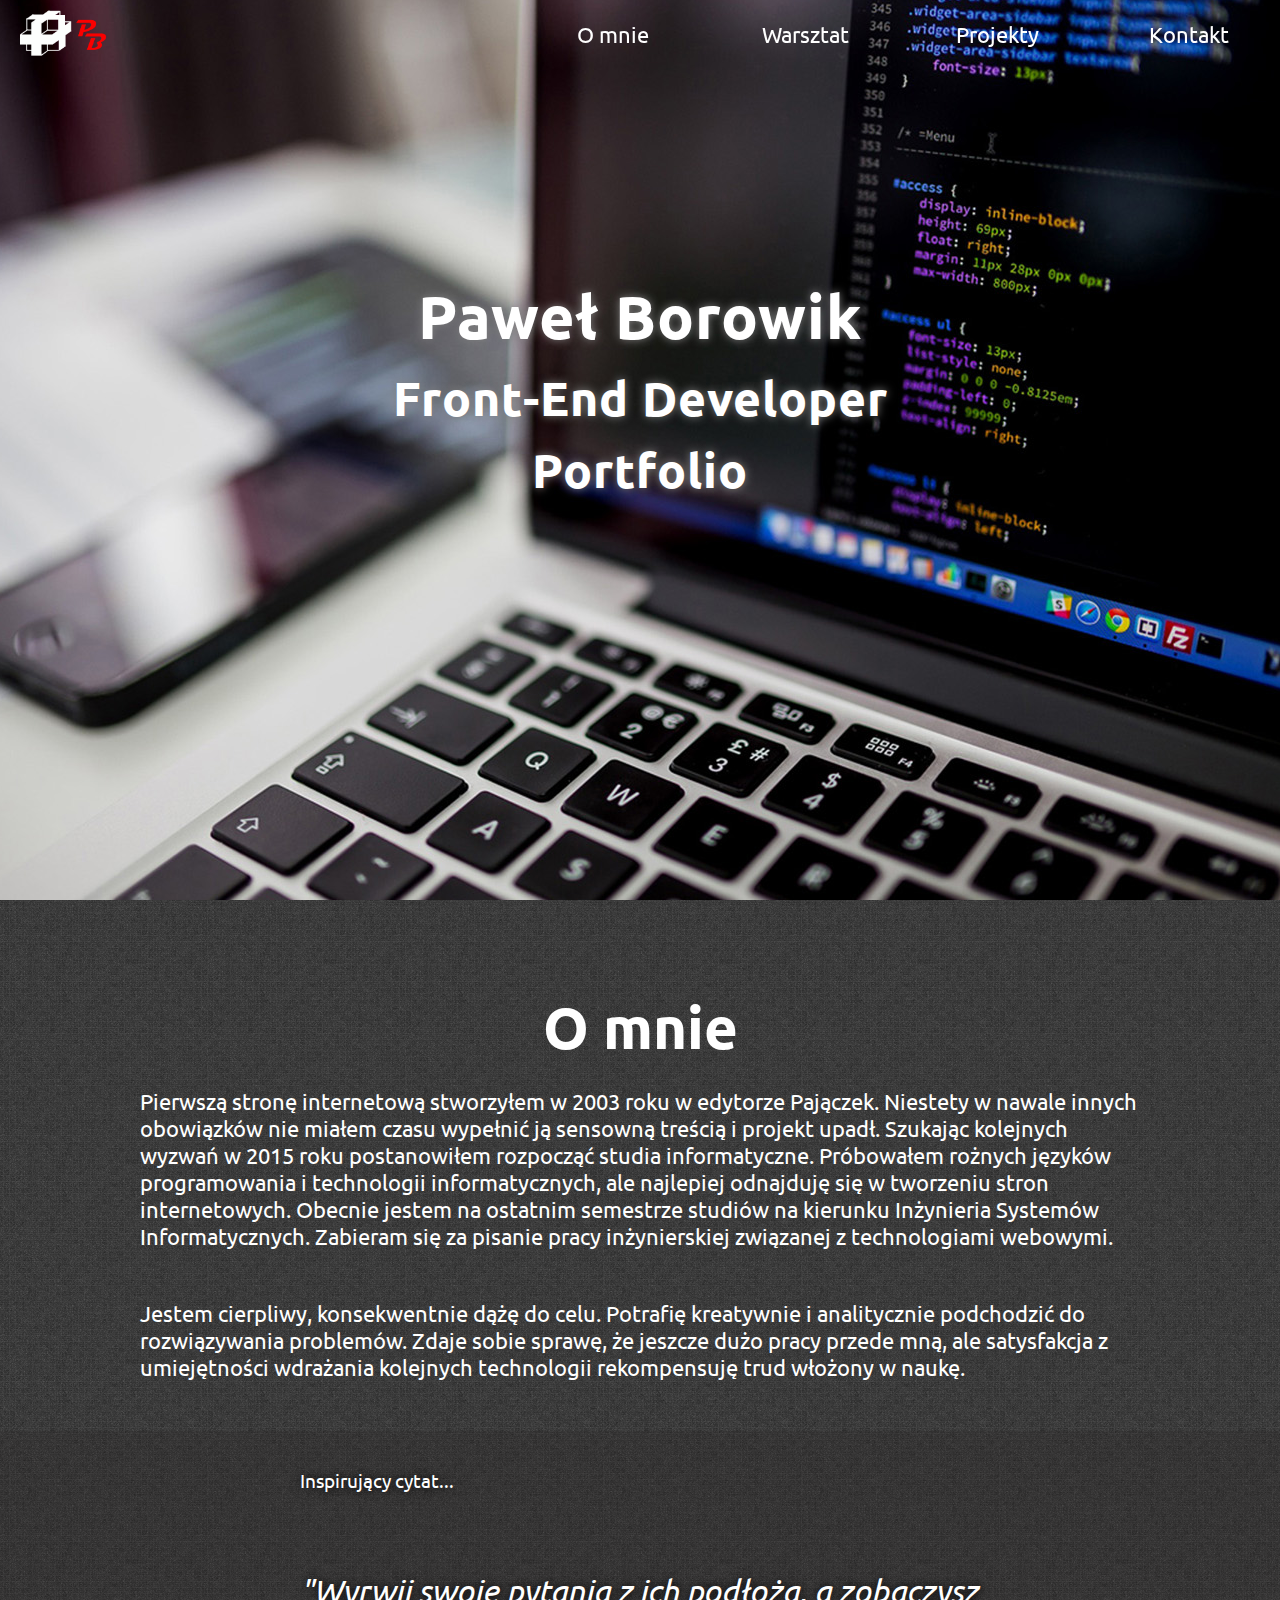
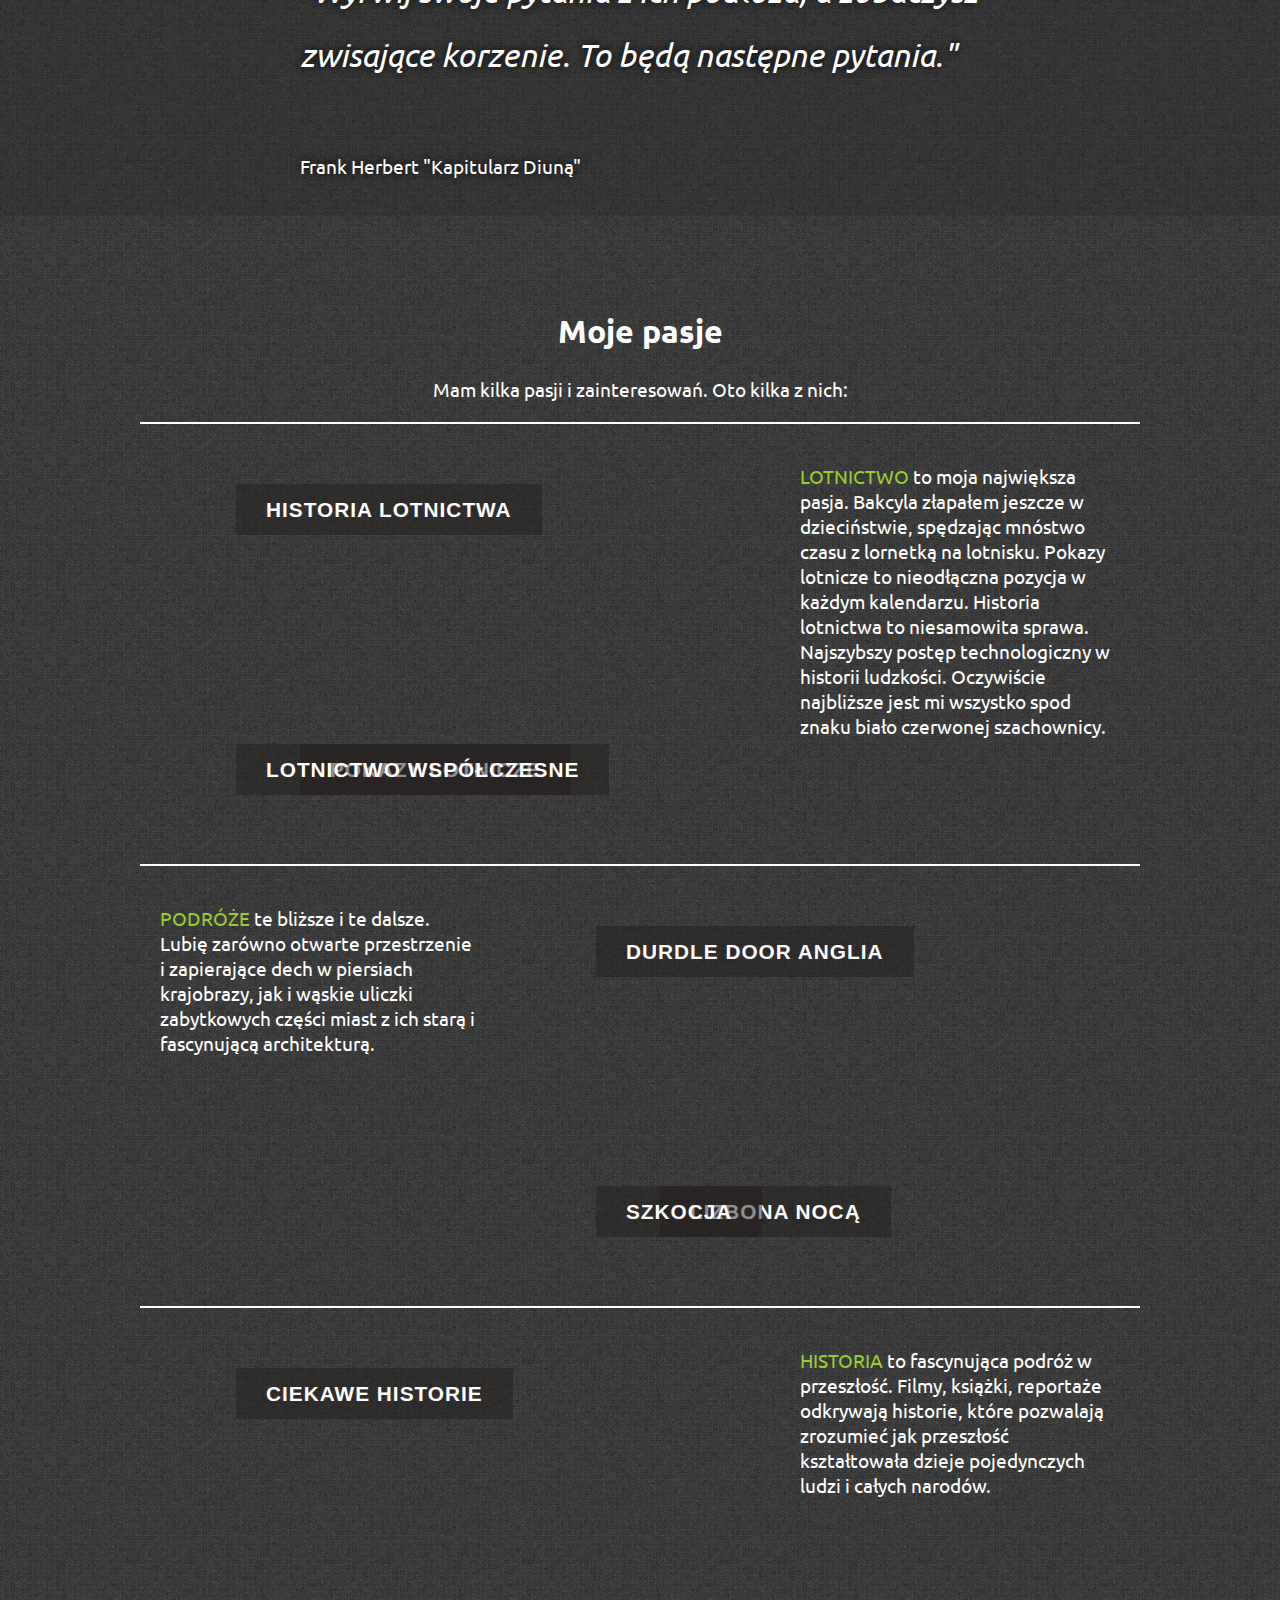
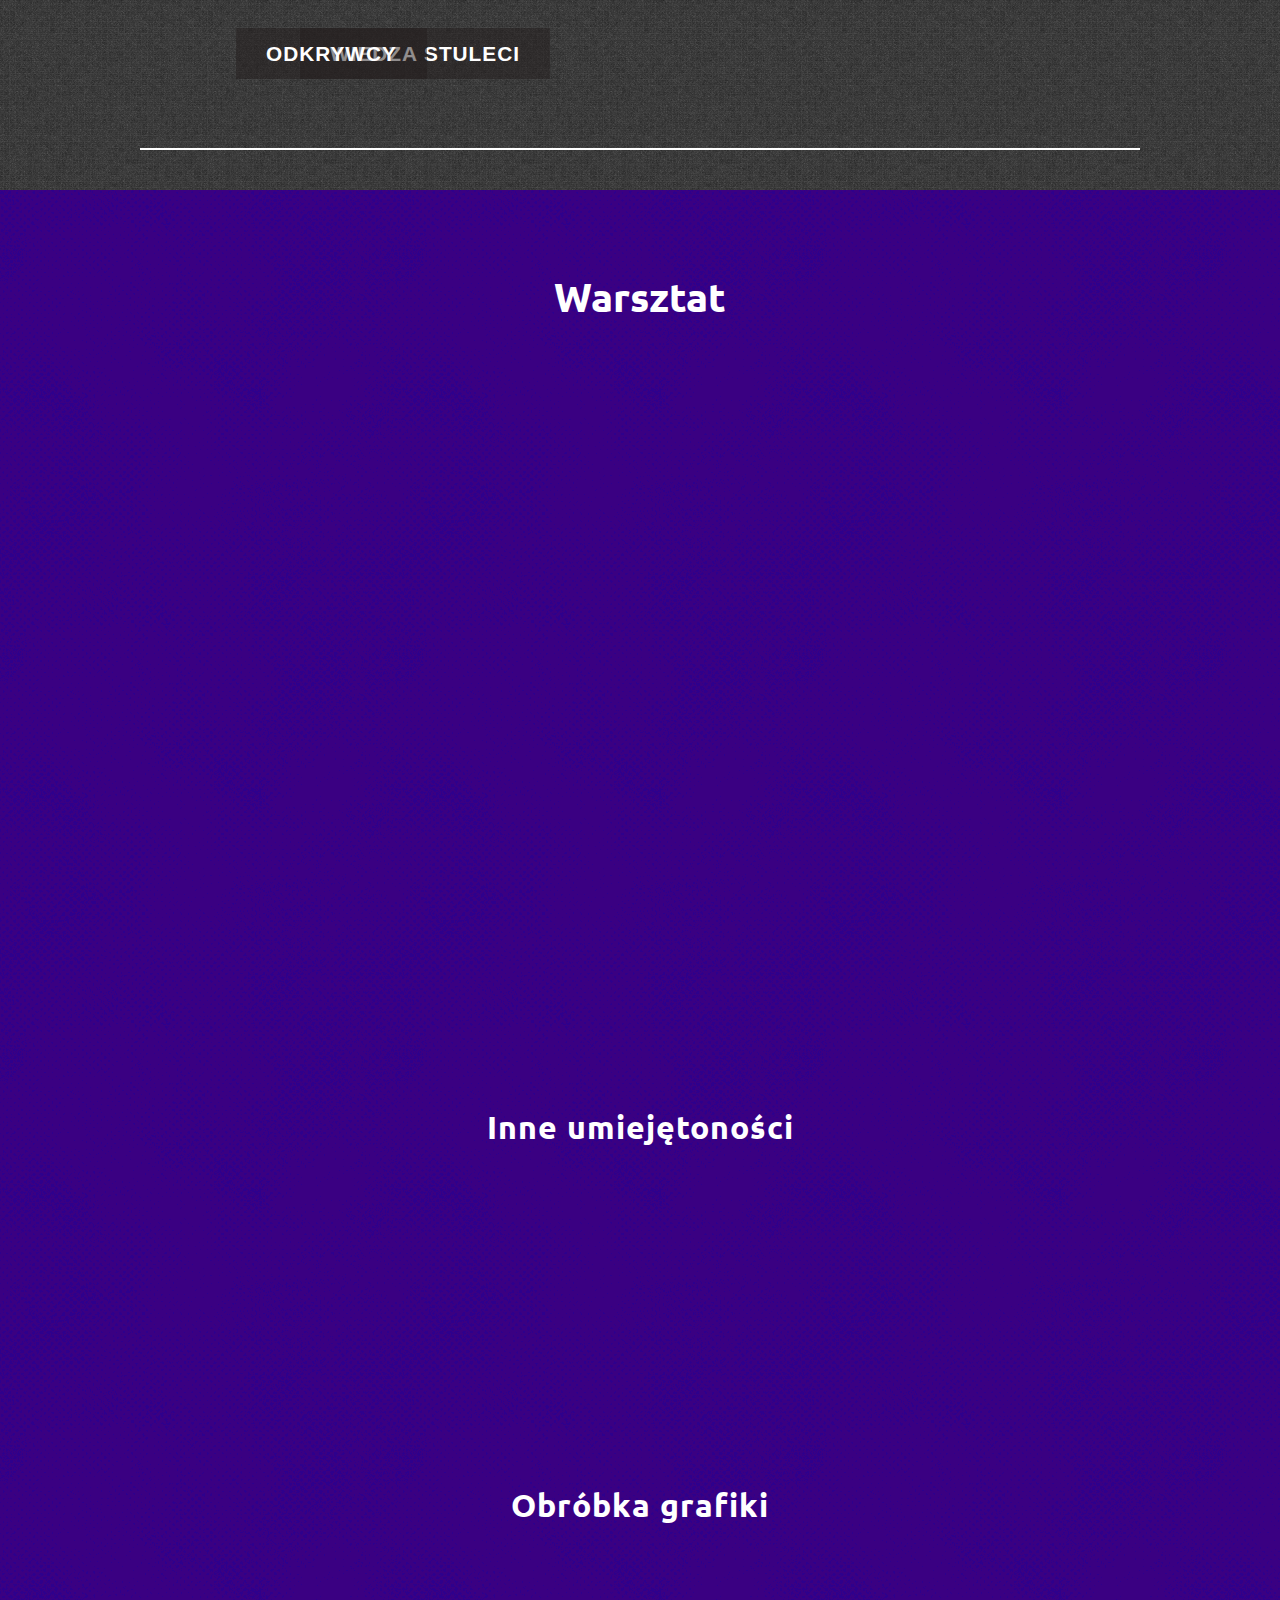
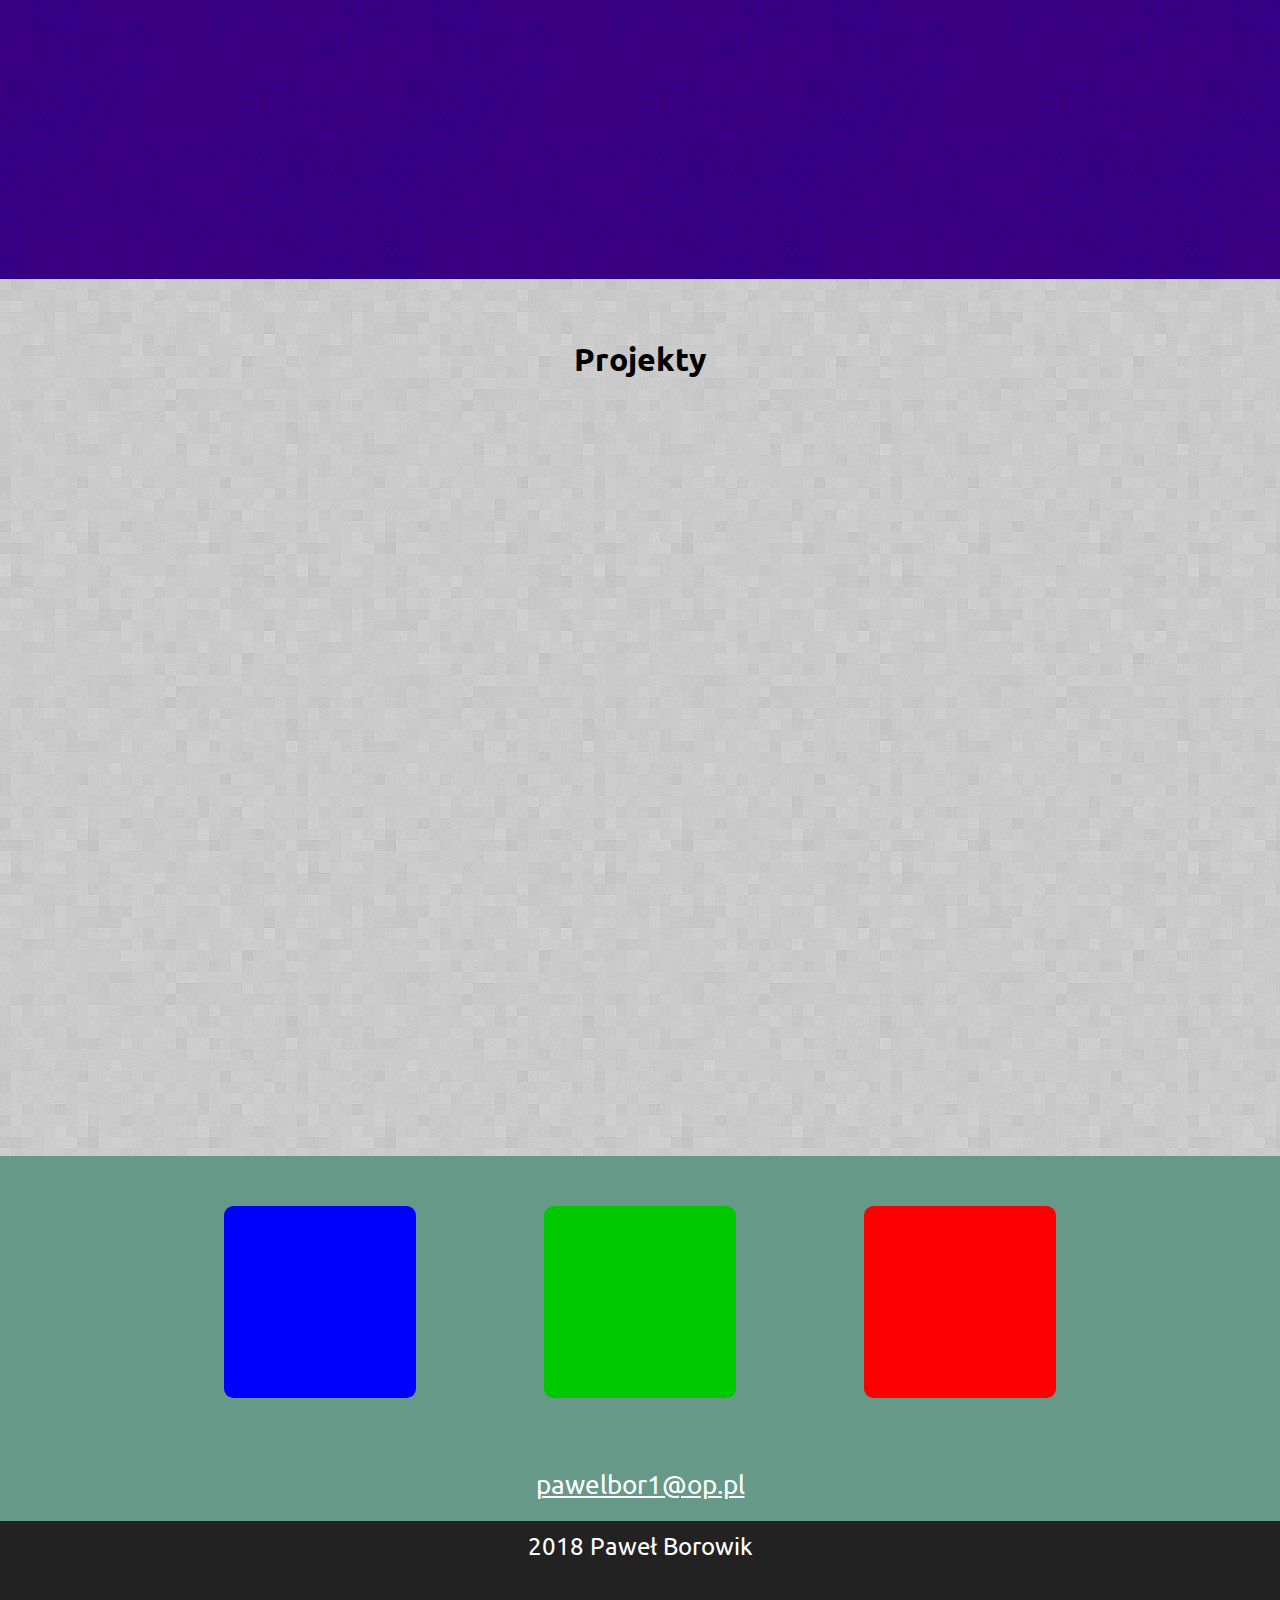
<file: index.html>
<!DOCTYPE html>
<html lang="pl">

<head>
    <meta charset="UTF-8">
    <meta name="viewport" content="width=device-width, initial-scale=1.0">
    <meta http-equiv="X-UA-Compatible" content="ie=edge">
    <title>Paweł Borowik - Portfolio</title>
    <link rel="stylesheet" href="https://use.fontawesome.com/releases/v5.4.1/css/all.css" integrity="sha384-5sAR7xN1Nv6T6+dT2mhtzEpVJvfS3NScPQTrOxhwjIuvcA67KV2R5Jz6kr4abQsz"
        crossorigin="anonymous">
    <link href="https://fonts.googleapis.com/css?family=Ubuntu:400,700&amp;subset=latin-ext" rel="stylesheet">


    <link rel="apple-touch-icon" sizes="180x180" href="favicon.ico/apple-touch-icon.png">
    <link rel="icon" type="image/png" sizes="32x32" href="favicon.ico/favicon-32x32.png">
    <link rel="icon" type="image/png" sizes="16x16" href="favicon.ico/favicon-16x16.png">
    <link rel="manifest" href="favicon.ico/site.webmanifest">
    <link rel="mask-icon" href="favicon.ico/safari-pinned-tab.svg" color="#5bbad5">
    <meta name="msapplication-TileColor" content="#da532c">
    <meta name="theme-color" content="#ffffff">


    <link rel="stylesheet" href="style.css">
</head>

<body>
    <div class="scrollup">
        <a href="#"><i class="fas fa-arrow-circle-up"></i></a>
    </div>
    <header>
        <div class="bcgimage">
            <img src="img/mobile.jpg" alt="">
            <img src="img/an1.jpg" alt="laptop">
            <img src="img/an2.jpg" alt="laptop">

        </div>

        <div class="hamburger">
            <i class="fas fa-bars show"></i>
            <i class="fas fa-times "></i>

        </div>
        


        <nav class="mainNav">
            <ul>
                <li><a class="aboutme " href="#"><i class="fas fa-user-tie"></i>O mnie <span></span></a></li>
                <li><a class="tools" href="#"><i class=" fas fa-wrench"></i>Warsztat <span></span></a></li>
                <li><a class="projects" href="#"><i class=" fas fa-clipboard"></i>Projekty <span></span></a></li>
                <li><a class="contact" href="#"><i class="fas fa-envelope-open"></i>Kontakt <span></span></a></li>
            </ul>
            <a class="logo" href=""> <img src="img/logo.png" alt="logo"></a>

        </nav>

        <div class="name">
            <h1>Paweł Borowik</h1>
            <h2>Front-End Developer</h2>
            <h3>Portfolio</h3>
        </div>
    </header>
    <section id="aboutme" class="first">
        <article class="text">
            <h1>O mnie</h1>
            <p>Pierwszą stronę internetową stworzyłem w 2003 roku w edytorze Pajączek. Niestety w nawale innych
                obowiązków nie miałem czasu wypełnić ją sensowną treścią i projekt upadł. Szukając kolejnych wyzwań w
                2015 roku postanowiłem rozpocząć studia informatyczne. Próbowałem rożnych języków programowania i
                technologii informatycznych, ale najlepiej odnajduję się w tworzeniu stron internetowych. Obecnie
                jestem na ostatnim semestrze studiów na kierunku Inżynieria Systemów Informatycznych. Zabieram się za
                pisanie pracy inżynierskiej związanej z technologiami webowymi.</p>
            <p>Jestem cierpliwy, konsekwentnie
                dążę do celu.
                Potrafię kreatywnie i analitycznie podchodzić do rozwiązywania problemów. Zdaje sobie sprawę, że
                jeszcze dużo pracy przede mną, ale
                satysfakcja z umiejętności wdrażania kolejnych technologii rekompensuję trud włożony w naukę.</p>
        </article>

        <div class="quotation">
            <p>Inspirujący cytat...</p>
            <p>"Wyrwij swoje pytania z ich podłoża,
                a zobaczysz zwisające korzenie.
                To będą następne pytania."</p>
            <p>Frank Herbert "Kapitularz Diuną"</p>

        </div>

        <article class="hobby">
            <div class="texthobby">
                <h1>Moje pasje</h1>
                <p>Mam kilka pasji i zainteresowań. Oto kilka z nich:</p>
            </div>

            <div class="hobby1 first-slider">

                <div class="wrapperslider1">
                    <div class="slider1">
                        <img src="img/hobby/lot1.jpg" alt="spitfire">
                        <img src="img/hobby/lot2.jpg" alt="pokazy lotnicze">
                        <img src="img/hobby/lot3.jpg" alt="samoloty współczesne">
                        <h2>Pokazy Lotnicze</h2>
                        <h2>historia lotnictwa</h2>
                        <h2>Lotnictwo współczesne</h2>
                    </div>
                </div>
                <div class="hobbydescription">
                    <p>
                        <span>Lotnictwo </span> to moja największa pasja. Bakcyla złapałem jeszcze w dzieciństwie,
                        spędzając mnóstwo czasu z lornetką na lotnisku. Pokazy lotnicze to nieodłączna pozycja w każdym
                        kalendarzu. Historia lotnictwa to niesamowita sprawa. Najszybszy postęp technologiczny w
                        historii ludzkości. Oczywiście najbliższe jest mi wszystko spod znaku biało czerwonej
                        szachownicy.
                    </p>
                </div>
            </div>

            <div class="hobby1">

                <div class="wrapperslider1">
                    <div class="slider1">
                        <img src="img/hobby/KRAJ1.JPG" alt="Lizbona nocą">
                        <img src="img/hobby/KRAJ2.jpg" alt="Durdle door anglia">
                        <img src="img/hobby/KRAJ3.jpg" alt="Szkocja góry">
                        <h2>Lizbona nocą</h2>
                        <h2>Durdle door anglia</h2>
                        <h2>Szkocja</h2>
                    </div>
                </div>
                <div class="hobbydescription">
                    <p>

                        <span>Podróże</span> te bliższe i te dalsze. Lubię zarówno otwarte przestrzenie i zapierające
                        dech w
                        piersiach krajobrazy, jak i wąskie uliczki zabytkowych części miast z ich starą i fascynującą
                        architekturą.

                    </p>
                </div>
            </div>

            <div class="hobby1">

                <div class="wrapperslider1">
                    <div class="slider1">
                        <img src="img/hobby/books.jpg" alt="Książki">
                        <img src="img/hobby/stonehenge.jpg" alt="stonehenge">
                        <img src="img/hobby/ship.jpg" alt="statek">
                        <h2>Wiedza stuleci</h2>
                        <h2>Ciekawe historie</h2>
                        <h2>Odkrywcy</h2>

                    </div>
                </div>
                <div class="hobbydescription">
                    <p>
                        <span>Historia</span> to fascynująca podróż w przeszłość. Filmy, książki, reportaże odkrywają
                        historie,
                        które pozwalają zrozumieć jak przeszłość kształtowała dzieje pojedynczych ludzi i całych
                        narodów.
                    </p>
                </div>
            </div>
        </article>
    </section>

    <section id="tools" class="secend">
        <div class="toolwrapper">

            <h1>Warsztat</h1>




            <article class="tool tool1  clearfix">
                <img src="img/Warsztat/html.png" alt="logo html">
                <p>W kodzie stosuje nowe znaczki semantyczne wprowadzone przez standard HTML5.
                    Przemyślana struktura i nazewnictwo selektorów pozwala łatwiej odwoływać się do poszczególnych
                    węzłów DOM.
                </p>
            </article>

            <article class="tool tool2 clearfix">
                <img src="img/Warsztat/css.png" alt="logo css">
                <p>Staram się tworzyć strony rezponsywne zgodne zasadą mobile first.
                    Korzystaniez animacji, styli zewnętrznych to najfajniejsza część pracy nad stroną internetową.
                    Kolejnym niesamowitym narzędziem jest Flexbox, który bardzo ułatwia rozmieszczanie elementów na
                    stronie.
                </p>
            </article>
            <article class="tool tool3 clearfix">
                <img src="img/Warsztat/js.png" alt="logo js">
                <p>Uczę się języka JavaSript w standardzie ES6. Kolejnym krokiem będzie nauka jednego z popularnych
                    frameworków np. React.
                </p>
            </article>
            <article class="tool tool4 clearfix">
                <img src="img/Warsztat/jquerry.png" alt="logo jquerry">
                <p>jQuery upraszcza pisanie kodu i dostarcza wiele gotowych rozwiązań. Wiele stron internetowych używa
                    tej biblioteki.
                </p>
            </article>
            <article class="tool tool5 clearfix">
                <img src="img/Warsztat/sass.png" alt="logo sass">
                <p>Zapoznałem się z zasadą działania preprocesora SASS. Jest to niezbędne narzędzie przy bardzej
                    rozbudowanych projektach.
                </p>
            </article>


            <h2>Inne umiejętoności</h2>


            <article class="toll tool6 clearfix">
                <img src="img/Warsztat/SQL.png" alt="logo sql">
                <p>W ramach przedmiotów na uczelni projektowałem i tworzyłem relacyjne bazy danych. Używalem bazy
                    danych w technologii T-SQL i MySQL.
                </p>
            </article>
            <article class="tool tool7 clearfix">
                <img src="img/Warsztat/jezyki.png" alt="logo jezyki programowania">
                <p> W tworzonych przeze mnie projektach używałem rożnych języków programowania. Stworzylem prostą
                    aplikację na Androida w języku Java. Zbudowaem też aplikację bazodanową za pomocą języka PHP.
                    Napisałem też kilka prostych programów w C++.
                </p>
            </article>

            <h2>Obróbka grafiki</h2>


            <article class="tool tool8 clearfix">
                <img src="img/Warsztat/grafika.png" alt="logo programy do grafiki">
                <p>Potrafię posługiwać się programami Photoshop i Gimp. Zmiana rozmiaru, kadrowanie, zmiana kolorów,
                    praca na warstwach - te podstawowe czyności mam dobrze opanowane.
                </p>
            </article>
            <article class="tool tool9 clearfix">
                <img src="img/Warsztat/Wektorowa kopia.png" alt="logo inscape">
                <p> Potrafię tworzyć także proste grafiki wektorowe w programie Inkscape.
                </p>
            </article>
        </div>

    </section>
    <section id="projects" class="third">

        <h1>Projekty</h1>
        <div class="projects-wrapper">
            <article class="a1">


                <a target="_blank" href="kwadrat/projekt1.html"><img src="img/Strona1.png" alt=""></a>

                <p class="text1">Założeniem tego projektu było stworzenie galerii, w której użytkownik będzie mógł
                    przesuwać zdjęcia po ekranie. Podwójne kliknięcie otwiera zdjęcie.
                </p>
            </article>
            <article class="a2">

                <a target="_blank" href="Model/projekt2.html"><img src="img/Strona2.png" alt=""></a>

                <p>Celem tego projektu było wdrożenie biblioteki Lightbox, która służy do prezentowania pojedynczych
                    zdjęć i galerii na stronie internetowej. Projekt w budowie.
                </p>
            </article>
            <article class="a4">

                <a  target="_blank" href="hostel/index.html"><img src="img/Strona4.png" alt=""></a>

                <p>Strona zbudowana za pomocą biblioteki Bootstrap...
                </p>
            </article>
            <article class="a3">

                <a  target="_blank" href="Grafiki/grafiki.html"><img src="img/Strona3.png" alt=""></a>

                <p>Wybrane prace dotyczące obróbki grafiki komputerowej
                </p>

            </article>
        </div>


    </section>
    <section id="contact" class="fourth">
        <div class="contact-wrapper">
            <a class="contact in"  target="_blank" href="https://www.linkedin.com/in/pawe%C5%82-borowik-a44a05168/"><i class="fab fa-linkedin"></i></a>
            <a class="contact github" target="_blank" href="https://github.com/PawelBorowik"><i class="fab fa-github"></i></a>
            <a class="contact cv" target="_blank" href="Paweł Borowik CV.pdf"><i class="fas fa-file-alt"></i></a>
        </div>
        <div class="email"> <a  href="mailto:pawelbor1@op.pl"> <i class="far fa-envelope"></i>  pawelbor1@op.pl</a></div>
    </section>





    <footer>
        <p>2018 <i class="fas fa-copyright"></i> Paweł Borowik </p>

        <i class="far fa-smile-wink"></i>
        <img class="picture" src="img/serio-jestes-programista-tak-powiedz-cos-jak-programista-u-mnie-dziala.jpg" alt="">

    </footer>
    <script src="https://code.jquery.com/jquery-3.3.1.min.js" integrity="sha256-FgpCb/KJQlLNfOu91ta32o/NMZxltwRo8QtmkMRdAu8="
        crossorigin="anonymous"></script>
    <script src="menu.js"></script>
    <script src="scrollToJQ.js"></script>
    <script src="moveTools.js"></script>

</body>

</html>
</file>
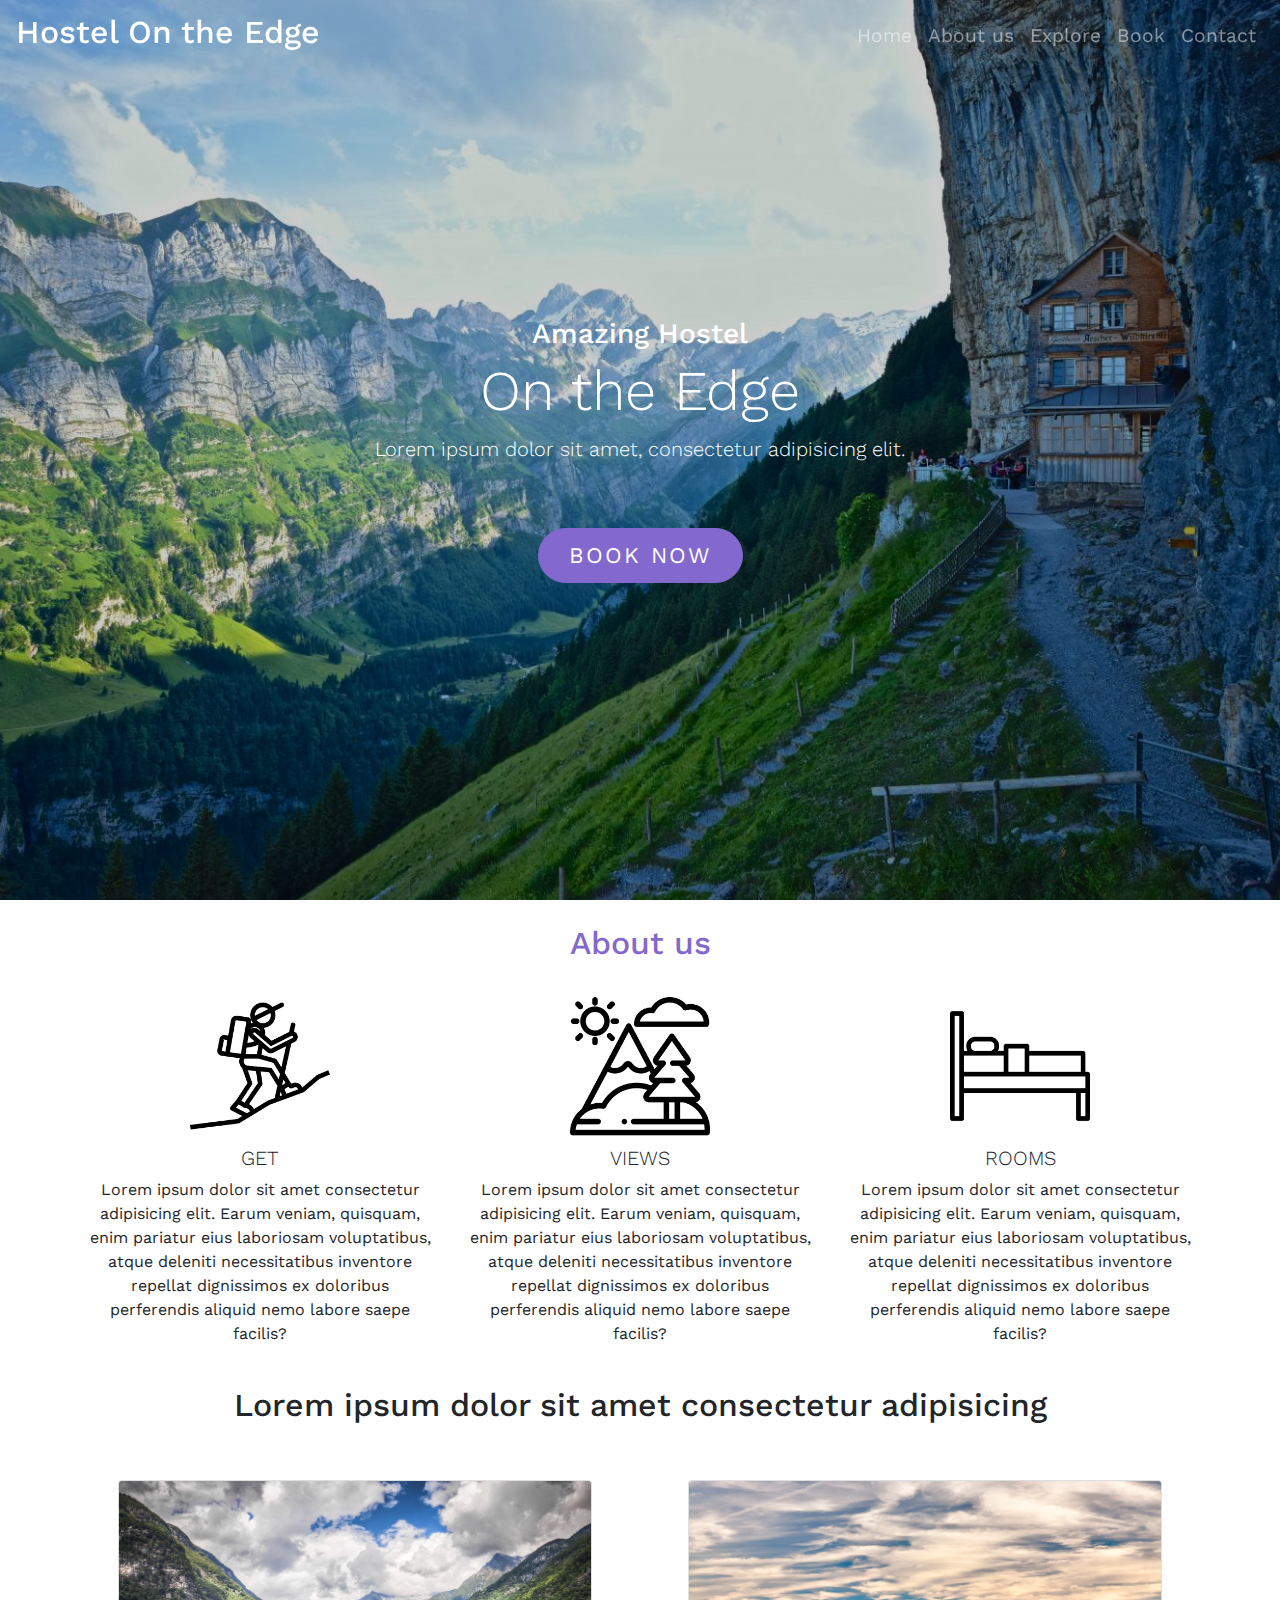
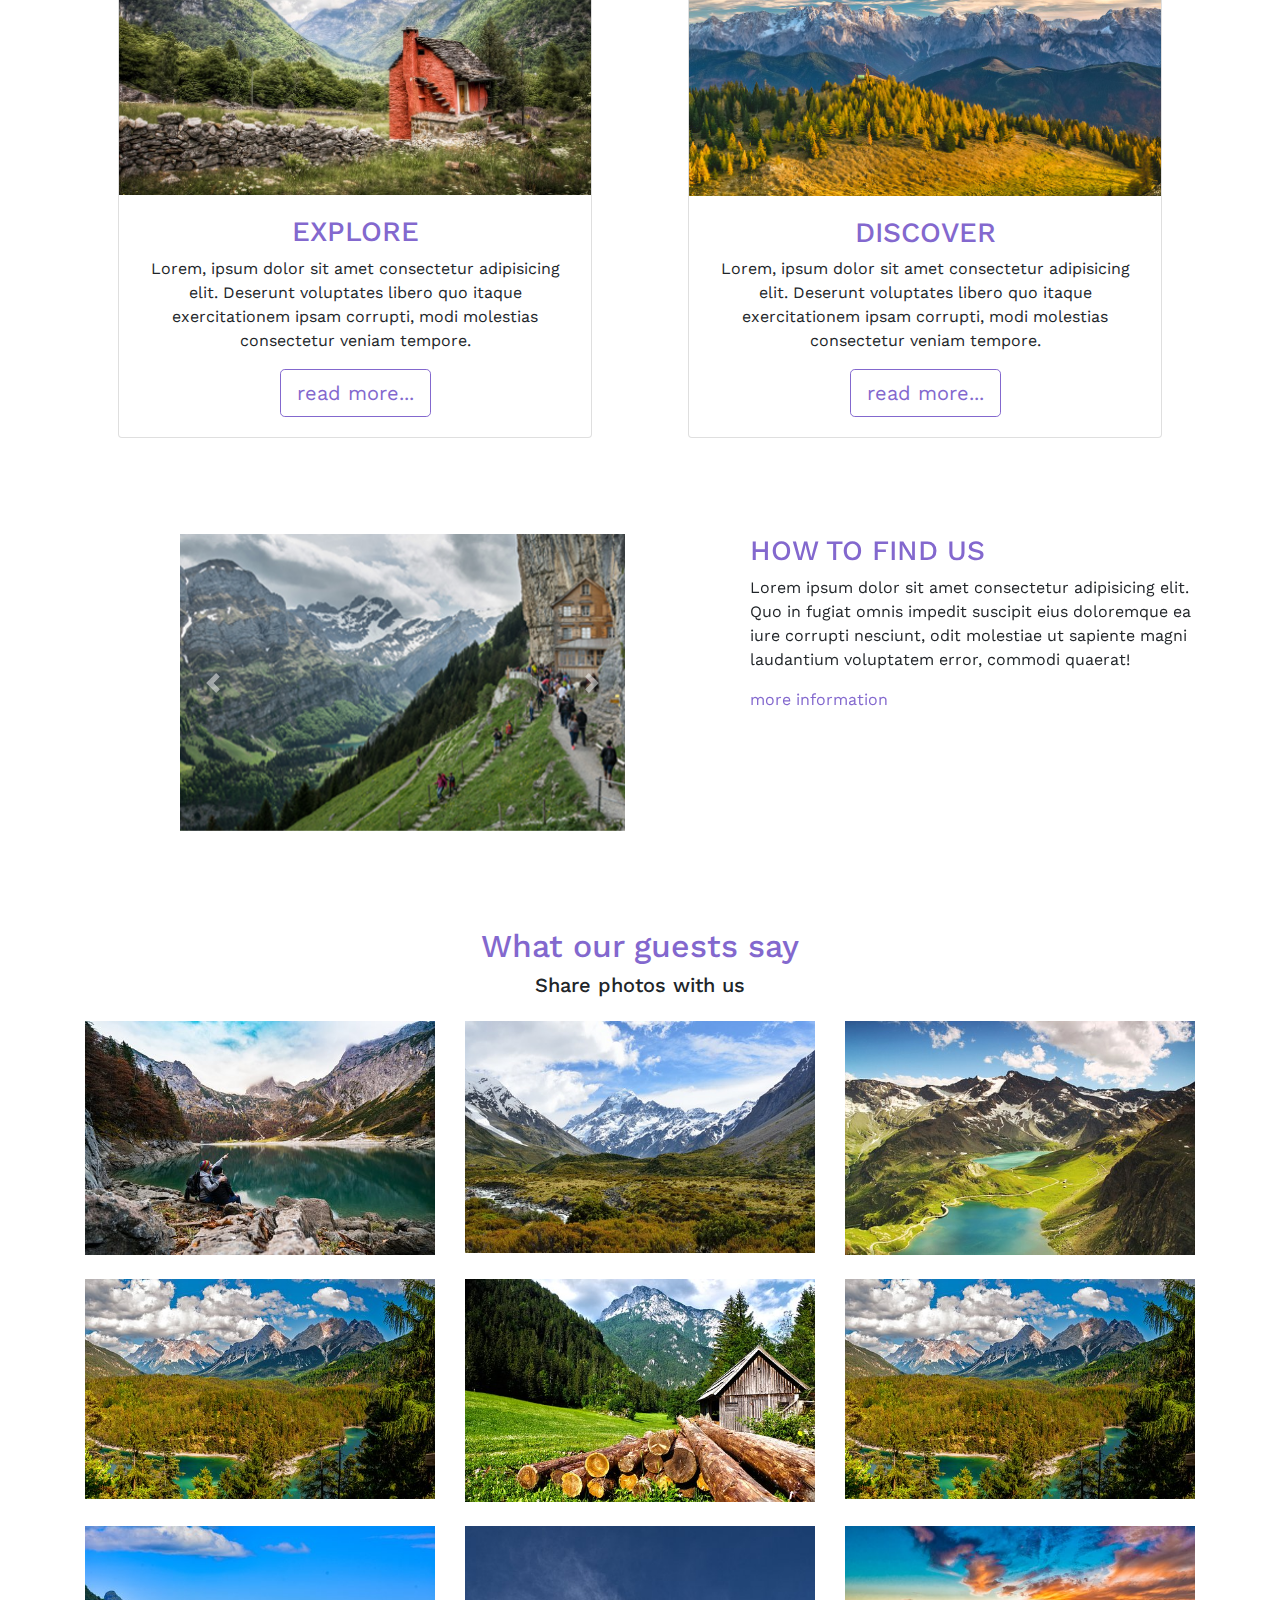
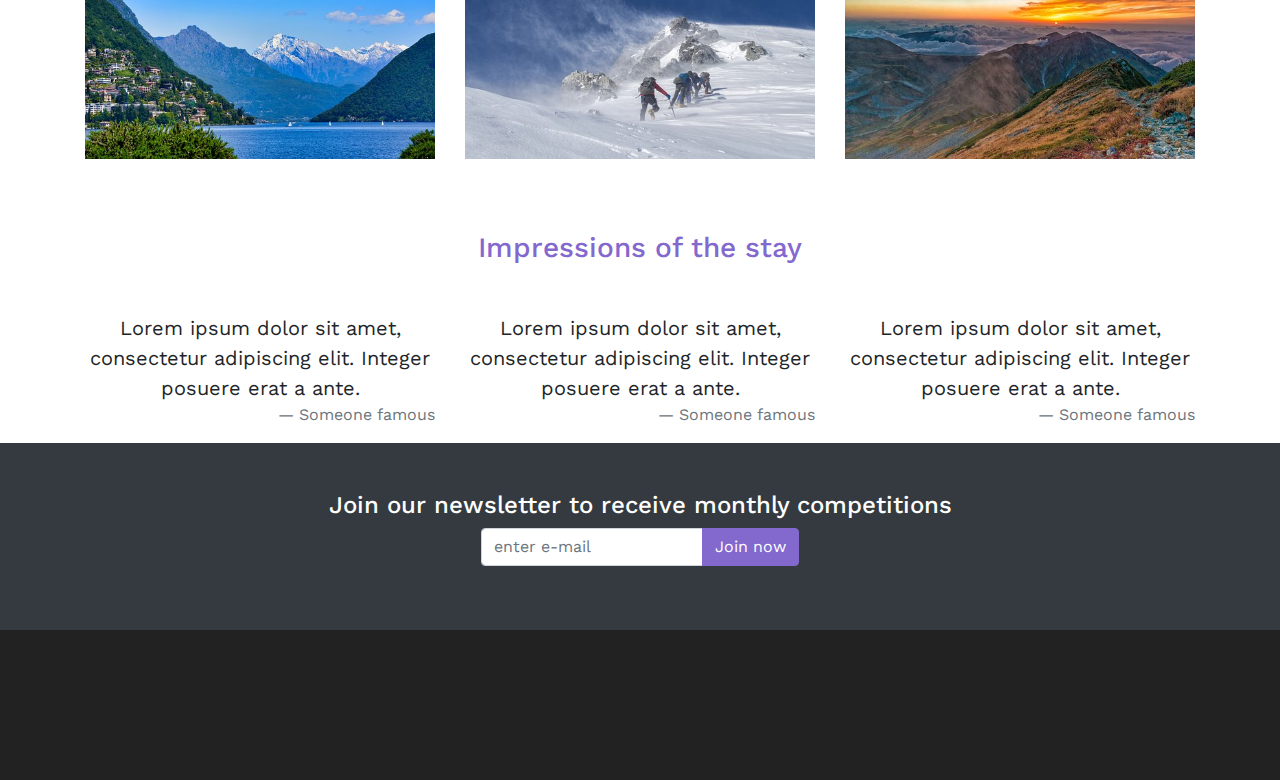
<file: Bootstrap projekt/index.html>
<!DOCTYPE html>
<html lang="en">

<head>
    <meta charset="UTF-8">
    <meta name="viewport" content="width=device-width, initial-scale=1.0">
    <meta http-equiv="X-UA-Compatible" content="ie=edge">
    <title>Hostel On the Edge</title>
    <link rel="stylesheet" href="https://use.fontawesome.com/releases/v5.6.1/css/all.css" integrity="sha384-gfdkjb5BdAXd+lj+gudLWI+BXq4IuLW5IT+brZEZsLFm++aCMlF1V92rMkPaX4PP"
        crossorigin="anonymous">
    <link href="https://fonts.googleapis.com/css?family=Gloria+Hallelujah" rel="stylesheet">
    <link href="https://fonts.googleapis.com/css?family=Work+Sans" rel="stylesheet">
    <link rel="stylesheet" href="css/main.css">


</head>

<body>
    <nav id="mainNav"class=" navbar navbar-expand-md navbar-dark text-center fixed-top ">
        <a class="navbar-brand" href="#">
                    <h3 class="title"><i class="fas fa-mountain"></i> Hostel On the Edge</h3> </a>
        <button class="navbar-toggler" type="button" data-toggle="collapse" data-target="#navBar">
            <span class="navbar-toggler-icon"></span>
        </button>
        <div class="collapse navbar-collapse" id="navBar">
            <ul class="navbar-nav ml-auto">
                <li class="nav-item">
                    <a class="nav-link" href="#">Home</a>
                </li>
                <li class="nav-item">
                    <a class="nav-link" href="#about">About us</a>
                </li>
                <li class="nav-item">
                    <a class="nav-link" href="#explore">Explore</a>
                </li>
                <li class="nav-item">
                    <a class="nav-link" href="#"data-toggle="modal" data-target="#booking">Book</a>
                </li>
                <li class="nav-item">
                    <a class="nav-link" href="#contact">Contact</a>
                </li>
            </ul>
        </div>
    </nav>

    <section id="showcase" class=" d-flex justfiy-content-center align-items-center">
        <div class="darkercover"></div>
        <div class="header container text-white text-center">
            <h3 class="display-6">Amazing Hostel</h3>
            <h3 class="display-4">On the Edge</h3>
            <p class="lead d-none d-md-block">Lorem ipsum dolor sit amet, consectetur adipisicing elit.</p>
            <button id="btnbook" type="button" class="btn btn-primary btn-lg mt-5" data-toggle="modal"data-target="#booking" >BOOK NOW</button>
        </div>

    </section>

    <section id="about" class="secend">
        <div class="container text-center mt-4">
            <h2 class="text-primary">About us</h2>
            <div class="row">
                <div class="col-md-4 p-3">
                    <img src="images/png/001-mountain.png" alt="" class="icon img-fluid">

                    <h5 class="lead">GET</h5>
                    <p>Lorem ipsum dolor sit amet consectetur adipisicing elit. Earum veniam, quisquam, enim pariatur
                        eius laboriosam voluptatibus, atque deleniti necessitatibus inventore repellat dignissimos ex
                        doloribus perferendis aliquid nemo labore saepe facilis?</p>
                </div>
                <div class="col-md-4 p-3 ">
                    <img src="images/png/003-mountain-1.png" alt="" class="icon img-fluid">

                    <h5 class="lead">VIEWS</h5>
                    <p>Lorem ipsum dolor sit amet consectetur adipisicing elit. Earum veniam, quisquam, enim pariatur
                        eius laboriosam voluptatibus, atque deleniti necessitatibus inventore repellat dignissimos ex
                        doloribus perferendis aliquid nemo labore saepe facilis?</p>
                </div>
                <div class="col-md-4 p-3">
                    <img src="images/png/002-bed.png" alt="" class="icon img-fluid">

                    <h5 class="lead">ROOMS</h5>
                    <p>Lorem ipsum dolor sit amet consectetur adipisicing elit. Earum veniam, quisquam, enim pariatur
                        eius laboriosam voluptatibus, atque deleniti necessitatibus inventore repellat dignissimos ex
                        doloribus perferendis aliquid nemo labore saepe facilis?</p>
                </div>
            </div>
        </div>

    </section>

    <section id="explore">
        <div class="container text-center mt-2">
            <h2>Lorem ipsum dolor sit amet consectetur adipisicing </h2>
            <div class="row">
                <div class="col-md-6 p-5">
                    <div class="card">
                        <img src="images/nature-1547302_960_720.jpg" alt="" class="card-img-top">
                        <div class="card-body">
                            <h3 class="text-title text-primary">EXPLORE</h3>
                            <p class="card-text">Lorem, ipsum dolor sit amet consectetur adipisicing elit. Deserunt
                                voluptates libero quo itaque exercitationem ipsam corrupti, modi molestias consectetur
                                veniam tempore.</p>
                            <div class="a btn btn-lg btn-outline-primary">read more...</div>
                        </div>
                    </div>
                </div>
                <div class="col-md-6 p-5">
                    <div class="card">
                        <img src="images/mountain-1244132_960_720.jpg" alt="" class="card-img-top">
                        <div class="card-body">
                            <h3 class="text-title text-primary">DISCOVER</h3>
                            <p class="card-text">Lorem, ipsum dolor sit amet consectetur adipisicing elit. Deserunt
                                voluptates libero quo itaque exercitationem ipsam corrupti, modi molestias consectetur
                                veniam tempore.</p>
                            <div class="a btn btn-lg btn-outline-primary">read more...</div>
                        </div>
                    </div>
                </div>


            </div>
    </section>



    <section>
        <div class="container my-5">
            <div class="row">
                <div class="col-1"></div>
                <div class="col-lg-5 mb-5">
                    <div id="carouseleControls" class="carousel slide" data-ride="carousel">
                        <div class="carousel-inner">
                            <div class="carousel-item active">
                                <img src="images/karuzela/1a kopia.jpg" class="d-block w-100" alt="...">
                            </div>
                            <div class="carousel-item">
                                <img src="images/karuzela/1a.jpg" class="d-block w-100" alt="...">
                            </div>
                            <div class="carousel-item">
                                <img src="images/karuzela/1c kopia.jpg" class="d-block w-100" alt="...">
                            </div>
                        </div>
                        <a class="carousel-control-prev" href="#carouseleControls" role="button" data-slide="prev">
                                          <span class="carousel-control-prev-icon" aria-hidden="true"></span>
                                          <span class="sr-only">Previous</span>
                                        </a>
                        <a class="carousel-control-next" href="#carouseleControls" role="button" data-slide="next">
                                          <span class="carousel-control-next-icon" aria-hidden="true"></span>
                                          <span class="sr-only">Next</span>
                                        </a>
                    </div>
                </div>
                <div class="col-1"></div>
                <div class="col-lg-5">
                    <h3 class="text-primary"> HOW TO FIND US</h3>
                    <p>Lorem ipsum dolor sit amet consectetur adipisicing elit. Quo in fugiat omnis impedit suscipit
                        eius doloremque ea iure corrupti nesciunt, odit molestiae ut sapiente magni laudantium
                        voluptatem error, commodi quaerat!</p>
                    <a class="text-primary" href="#">more information <i class="fas fa-arrow-right"></i></a>
                </div>
            </div>
        </div>
    </section>

    <section>
        <div class="container text-center">
            <h2 class="text-primary">What our guests say</h2>
            <h5 class="mb-4">Share photos with us</h3>
                <div class="row">
                    <div class="col-12 col-md-6 col-lg-4  mb-4">
                        <img src="images/Alpy/adventure-2179256__340.jpg" alt="" class="icon img-fluid">
                    </div>
                    <div class="col-12 col-md-6 col-lg-4  mb-4">
                        <img src="images/Alpy/aoraki-90388__340.jpg" alt="" class="icon img-fluid">
                    </div>
                    <div class="col-12 col-md-6 col-lg-4 mb-4">
                        <img src="images/Alpy/ceresole-407203__340.jpg" alt="" class="icon img-fluid">
                    </div>
                    <div class="col-12 col-md-6 col-lg-4 mb-4">
                        <img src="images/Alpy/landscape-1752433__340.jpg" alt="" class="icon img-fluid">
                    </div>
                    <div class="col-12 col-md-6 col-lg-4 mb-4">
                        <img src="images/Alpy/mill-2132494__340.jpg" alt="" class="icon img-fluid">
                    </div>
                    <div class="col-12 col-md-6 col-lg-4 mb-4">
                        <img src="images/Alpy/landscape-1752433__340.jpg" alt="" class="icon img-fluid">
                    </div>
                    <div class="col-12 col-md-6 col-md-6 col-lg-4 mb-4">
                        <img src="images/Alpy/mountain-3877434__340.jpg" alt="" class="icon img-fluid">
                    </div>
                    <div class="col-12 col-md-6 col-lg-4 mb-4">
                        <img src="images/Alpy/mountaineering-2124113__340.jpg" alt="" class="icon img-fluid">
                    </div>
                    <div class="col-12 col-md-12 col-lg-4 mb-4 justify-content-center ">
                        <img src="images/Alpy/sunset-2177324__340.jpg" alt="" class="icon img-fluid">
                    </div>
                </div>
        </div>
    </section>

    <section id="quotes">
        <div class="container text-center">
            <h3 class="text-primary my-5">Impressions of the stay</h3>
            <div class="row">
                <div class="col-md-4 ">
                    <i class="fas fa-quote-right fa-2x text-primary"></i>
                    <blockquote class="blockquote ">
                        <p class="mb-0">Lorem ipsum dolor sit amet, consectetur adipiscing elit. Integer posuere erat a
                            ante.</p>
                        <div class="blockquote-footer text-right">Someone famous</div>
                    </blockquote>
                </div>
                <div class="col-md-4">
                    <i class="fas fa-quote-right fa-2x text-primary"></i>
                    <blockquote class="blockquote ">
                        <p class="mb-0">Lorem ipsum dolor sit amet, consectetur adipiscing elit. Integer posuere erat a
                            ante.</p>
                        <div class="blockquote-footer text-right">Someone famous</div>
                    </blockquote>
                </div>
                <div class="col-md-4">
                    <i class="fas fa-quote-right fa-2x text-primary"></i>
                    <blockquote class="blockquote ">
                        <p class="mb-0">Lorem ipsum dolor sit amet, consectetur adipiscing elit. Integer posuere erat a
                            ante.</p>
                        <div class="blockquote-footer text-right">Someone famous</div>
                    </blockquote>
                </div>


            </div>

        </div>
    </section>
    <section id="contact" class="bg-dark">
        <div class="container text-white text-center p-5">
            <h4>
                Join our newsletter to receive monthly competitions
            </h4>
            <div class="d-flex justify-content-center">
                <div class="col-10 col-md-6 col-lg-4  ">
                    <div class="input-group mb-3">
                        <input type="text" class="form-control" placeholder="enter e-mail" aria-label="Recipient's username"
                            aria-describedby="basic-addon2">
                        <div class="input-group-append">
                            <button class="btn btn-primary">Join now</button>
                        </div>
                    </div>
                </div>
            </div>
        </div>
    </section>

    <footer>

        <div class=" social">
            <a href="#"><i class="fab fa-youtube"></i></a>
            <a href=""><i class="fab fa-facebook"></i></a>
            <a href=""><i class="fab fa-google-plus-square"></i></a>
            <a href=""><i class="fab fa-twitter-square"></i></a>

        </div>

        <div class="modal" id="booking" tabindex="-1" role="dialog">
            <div class="modal-dialog" role="document">
              <div class="modal-content">
                <div class="modal-header">
                  <h5 class="modal-title">Book  accommodation</h5>
                  <button type="button" class="close" data-dismiss="modal" aria-label="Close">
                    <span aria-hidden="true">&times;</span>
                  </button>
                </div>
                <div class="modal-body">
                  <p>Fill out the form below and enjoy a visit to our hostel.</p>
                  <form>
                    <div class="form-group">
                      <label for="name">Name</label>
                      <input type="name" class="form-control" id="name" placeholder="My name is..">
                      <label for="contact">Email address</label>
                      <input type="email" class="form-control" id="contact" placeholder="name@example.com">
                    </div>
                    <div class="form-group">
                      <label for="person">Number of person</label>
                      <select class="form-control" id="person">
                        <option>1</option>
                        <option>2</option>
                        <option>3</option>
                        <option>4</option>
                        <option>5</option>
                      </select>
                    </div>
                    
                    
                    <div class="form-group">
                      <label for="text">Additional remarks</label>
                      <textarea class="form-control" id="text" rows="3"></textarea>
                    </div>
                  </form>
                
                
                <div class="modal-footer">
                  <button type="button" class="btn btn-secondary" data-dismiss="modal">Close</button>
                  <button type="button" class="btn btn-primary">Save reservation</button>
                </div>
               </div> 
              </div>
            </div>
          </div>




    </footer>








    <script src="https://code.jquery.com/jquery-3.3.1.slim.min.js" integrity="sha384-q8i/X+965DzO0rT7abK41JStQIAqVgRVzpbzo5smXKp4YfRvH+8abtTE1Pi6jizo"
        crossorigin="anonymous"></script>
    <script src="https://cdnjs.cloudflare.com/ajax/libs/popper.js/1.14.3/umd/popper.min.js" integrity="sha384-ZMP7rVo3mIykV+2+9J3UJ46jBk0WLaUAdn689aCwoqbBJiSnjAK/l8WvCWPIPm49"
        crossorigin="anonymous"></script>
    <script src="bootstrap-4.1.3/dist/js/bootstrap.min.js"></script>
    <script>
        $(function() {
        $(document).scroll(function(){
            var $nav= $("#mainNav");
            $nav.toggleClass("scrolled", $(this).scrollTop() > $nav.height())

        })
        })
    </script>
</body>

</html>
</file>
<file: style.css>
/* font-family: 'Ubuntu', sans-serif; */
/* Background pattern from Toptal Subtle Patterns */


* {
    margin: 0;
    padding: 0;
    box-sizing: border-box;
}

.clearfix::after {
    content: "";
    clear: both;
    display: block;
}

body {
    font-size: 10px;
    font-family: 'Ubuntu', sans-serif;
    color: white;
    overflow-x: hidden;

}

body .scrollup {
    position: fixed;
    display: none;
    right: 30px;
    bottom: 50px;
    font-size: 2.6rem;
    cursor: pointer;
    z-index: 100;

}

body .scrollup a {
    color: #fff;
}

body .scrollup a:hover {
    color: chartreuse;
}



/* NAWIGACJA MOBILNA */

header {
    position: relative;
    width: 100%;
    height: 100vh;
    overflow: hidden;
}

header .bcgimage img {
    position: absolute;
    top: 0%;
    left: 0%;
    min-width: 100%;
    min-height: 100%;

}

.bcgimage img:nth-child(2),
.bcgimage img:nth-child(3) {
    display: none;
}

header .hamburger {
    position: absolute;

    font-size: 2.6rem;
    cursor: pointer;
    color: white;
    transition: 1s linear;
    z-index: 2;
}

/* obsuga  klikniecia bar-x */

.fa-bars,
.fa-times {
    position: fixed;
    right: 30px;
    top: 30px;
}


header .hamburger .fas {
    display: none;
}

header .hamburger .show {
    display: block;
}

header .mainNav {
    position: fixed;
    display: block;
    top: 0;
    bottom: 0;
    right: -500px;
    width: 320px;
    background-color: rgba(36, 30, 30, 0.9);
    z-index: 1;
}

header .move {
    right: 0;
    transition: .5s linear;
}

header .mainNav ul {
    display: flex;
    flex-direction: column;
    margin-top: 50px;
    margin-left: 0;
    list-style: none;
}

header .mainNav ul li {
    flex-basis: 25%;
}

header .mainNav ul li a {
    display: block;
    flex-grow: 1;
    margin: 20px 0;
    padding-bottom: 10px;
    color: white;
    text-decoration: none;
    font-size: 1.4rem;
    text-align: center;
    border-bottom: 2px solid;
}

header .mainNav ul li a i {
    margin-right: 10px;

}

header .logo {
    position: absolute;
    display: block;
    left: 20px;
    top: 10px;
}

header .logo img {
    width: 90px;
}

/* Środkowy napis */

.name {
    position: absolute;
    top: 30%;
    left: 5%;
    width: 90%;
    color: #fff;
    text-shadow: 0 0 10px gray;
}

header h1,
h2,
h3 {
    text-align: center;
    line-height: 150%;
    letter-spacing: 1px;
}

header h1 {
    font-size: 2.6rem;
}

header h2,
h3 {
    font-size: 1.8rem;
}


/* Menu z hamurgerem */
@media (orientation: portrait) and (min-width: 359px) {
    header .mainNav {


        width: 360px;

    }
}

@media (orientation: portrait) and (min-width: 410px) {

    .name {
        top: 30%;

    }

    header h1 {
        font-size: 3rem;
    }

    header h2,
    h3 {
        font-size: 2rem;

    }
}

@media (orientation: landscape) {
    .name {
        top: 20%;
    }

    header h1 {
        font-size: 3.0rem;
    }

    header h2,
    h3 {
        font-size: 2.2rem;

    }
}

@media (orientation: landscape) and (min-width: 812px) {
    .name {
        top: 15%;
    }


    header h1 {
        font-size: 4.0rem;
    }

    header h2,
    h3 {
        font-size: 3rem;
    }
}

@media (orientation: portrait) and (min-width: 768px) {

    header h1 {
        font-size: 5rem;
    }

    header h2,
    h3 {
        font-size: 3.6rem;

    }
}

/* Menu z przyciskami */

@media (orientation: landscape) and (min-width: 1023px) {

    header .bcgimage img {
        position: absolute;
        top: 50%;
        left: 50%;
        transform: translate(-50%, -50%);
        min-width: 100%;
        min-height: 100%;
    }

    .bcgimage img:nth-child(1) {
        display: none;
    }

    .bcgimage img:nth-child(2),
    .bcgimage img:nth-child(3) {
        display: block;
    }


    .bcgimage img:nth-child(3) {
        animation: .6s bcg linear infinite;
    }

    @keyframes bcg {
        0% {
            opacity: 0;
        }

        50% {
            opacity: 0;
        }

        50.01% {
            opacity: 1;
        }

        100% {
            opacity: 1;
        }
    }

    .name {
        top: 30%;
    }

    header h1 {
        font-size: 3.8rem;
        animation: 1.2s name linear;
        animation-iteration-count: 1;
    }

    @keyframes name {
        0% {
            opacity: 0;
            letter-spacing: 10px
        }

        90% {
            opacity: 0.5;

        }

        100% {
            opacity: 1;
        }
    }

    header h2,
    h3 {
        font-size: 3.0rem;
        animation: 1.2s h2h3 linear;
        animation-delay: .5s;
        animation-iteration-count: 1;

    }


    @keyframes h2h3 {
        0% {
            opacity: 0;
            margin-top: 50px;
        }

        50% {
            opacity: 0.5;
        }


        100% {
            opacity: 1;
            margin-top: 0px;
        }
    }

    header .hamburger {
        display: none;
    }

    header .mainNav {
        position: fixed;
        top: 0;
        bottom: 90%;
        right: 0;
        width: 100%;
        background-color: transparent;

    }

    header .nav-down {

        background-color: rgba(36, 30, 30, 0.9);
    }


    header .mainNav ul {
        display: flex;
        flex-direction: row;
        margin-top: 20px;
        margin-left: 40%;
        list-style: none;
    }

    header .mainNav ul li {
        flex-basis: 25%;

    }

    header .mainNav ul li a {
        position: relative;
        display: block;
        margin: 0px 0;
        padding-bottom: 10px;
        color: white;
        text-decoration: none;
        font-size: 1.4rem;
        text-align: center;
        border-bottom: 0;
        overflow: hidden;
    }

    header .mainNav ul li a span {
        position: absolute;
        width: 100%;
        height: 3px;
        left: -110%;
        bottom: 0;
        background-color: chartreuse;
        transition: 0.3s;
    }

    header .mainNav ul li a i {
        margin-right: 10px;
    }

    header .mainNav a:hover {
        color: chartreuse;
    }

    header .mainNav a:hover span {
        left: 0;
    }
}


/*O MNIE */

.first {
    display: flex;
    flex-direction: column;
    align-items: center;
    background-image: url(img/wild_oliva.png);
    padding-top: 50px;
    padding-bottom: 20px;
}

.first .text {
    width: 80%;
    max-width: 1000px;
    margin: auto;
    text-align: left;

    font-size: 1.8rem;
    color: #fff;

}

.first .text h1 {
    padding: 40px 0 25px 0;
    text-align: center;

}

.first .text p {
    font-size: 1rem;
    padding-bottom: 50px;

}

/* cytat */

.first .quotation {
    width: 100%;
    background-image: url(img/sky-690293_1920.jpg);
    background-position: center;
    background-size: cover;
    background-attachment: fixed;


}

.first .quotation p {
    box-sizing: content-box;
    font-size: 1.5rem;
    padding: 5px 40px;
    line-height: 200%;
    background-color: rgba(36, 30, 30, .2);
    font-style: italic;
    text-shadow: 0 0 10px black;
    color: white;
}

.first .quotation p:nth-child(1),
.first .quotation p:nth-child(3) {
    font-size: 1.2rem;
    font-style: normal;
}

@media (orientation: landscape) {
    .first .quotation p {

        font-size: 1.8rem;
        padding: 10px 80px;
    }


}

@media (orientation: landscape) and (min-width: 1023px) {
    .first .text p {
        font-size: 1.4rem;
        padding-bottom: 50px;

    }

    .first .quotation p {

        font-size: 2rem;
        padding: 30px 300px;
    }
}


/* hobby */

.first .hobby {
    width: 100%;
    max-width: 1000px;
    overflow: hidden;
    padding-top: 70px;
}



.first .hobby .texthobby h1 {
    font-size: 2rem;
    padding: 25px;
    text-align: center;
}

.first .hobby .texthobby p {
    font-size: 1.2rem;
    text-align: center;
    margin-bottom: 20px;

}

.first .hobby1 {

    display: flex;
    flex-direction: column;
    margin-bottom: 20px;
    padding-bottom: 20px;
    border-bottom: 2px solid;
}

.first .first-slider {
    padding-top: 20px;
    border-top: 2px solid;
}


.first .hobby1 .wrapperslider1 .slider1 {
    position: relative;
    width: 100vw;
    height: 250px;
}

.first .hobby1 .hobbydescription {
    font-size: 1.2rem;
    text-align: left;
    padding: 20px;
    width: 100vw;
}

.first .hobby1 .hobbydescription span {
    color: yellowgreen;
    text-transform: uppercase;
}

.first .hobby1 .wrapperslider1 .slider1 img {
    position: absolute;
    height: 250px;
    top: 50%;
    left: 50%;
    transform: translate(-50%, -50%);
    opacity: 0;
    animation: hobbyslider 12s linear infinite
}



.first .hobby1 .wrapperslider1 img:nth-child(2) {
    animation-delay: 4s
}

.first .hobby1 .wrapperslider1 img:nth-child(3) {
    animation-delay: 8s
}

.first .hobby1 .wrapperslider1 h2 {
    position: absolute;
    font-family: Arial, Helvetica, sans-serif;
    color: white;
    font-size: 1rem;
    background-color: rgba(36, 30, 30, .5);
    padding: 10px 30px;
    text-transform: uppercase;
    animation: hobbyslider 12s linear infinite;
}

.first .hobby1 .wrapperslider1 h2:nth-of-type(1) {
    top: 75%;
    left: 25%;
}

.first .hobby1 .wrapperslider1 h2:nth-of-type(2) {
    top: 10%;
    left: 15%;
    animation-delay: 4s;
}

.first .slider1 h2:nth-of-type(3) {
    top: 75%;
    left: 15%;
    animation-delay: 8s;
}





@keyframes hobbyslider {
    0% {
        opacity: 0;
    }

    5% {
        opacity: 1;
    }

    33.33% {
        opacity: 1
    }

    38.33% {
        opacity: 0;
    }

    100% {
        opacity: 0;
    }
}

@media (orientation: landscape) {
    .first .hobby1 {
        flex-direction: row-reverse;

    }

    .first .hobby1 .wrapperslider1 .slider1 {
        width: 50vw;
    }

    .first .hobby1 .hobbydescription {
        width: 50vw;
    }


}


@media (orientation: landscape) and (min-width: 1023px) {
    .first .hobby1 {
        flex-direction: row;
    }

    .first .hobby1:nth-child(3) {
        flex-direction: row-reverse;
    }

    .first .hobby1 .wrapperslider1 .slider1 {
        height: 400px;
    }


    .first .hobby1 .hobbydiscription {
        width: 50vw;
    }

    .first .hobby1 .wrapperslider1 .slider1 img {
        height: 400px;
    }

    .first .hobby1 .wrapperslider1 h2 {

        font-size: 1.3rem;
    }
}

.secend {
    display: flex;
    flex-direction: column;
    align-items: center;
    padding-top: 50px;
    background-image: url(img/halftone.png);

}

.secend .toolwrapper {

    width: 100%;
    max-width: 1000px;
    overflow-x: hidden;
    padding-bottom: 50px;

}

.secend .toolwrapper article {
    transition: 1s;

}

.secend .toolwrapper img {
    float: left;
    height: 150px;
    padding: 20px 10px;

}

.secend .toolwrapper p {
    padding: 20px 10px;
    font-size: 1.4rem;
}

.tool1,
.tool3,
.tool5,
.tool7,
.tool9 {
    transform: translateX(-100vw);
}

.tool2,
.tool4,
.tool6,
.tool8 {
    transform: translateX(100vw);
}

.active {
    transform: translateX(0);
}

.secend .toolwrapper h1 {
    margin-top: 30px;
    font-size: 2.2rem;
    text-align: center;
}

.secend .toolwrapper h2 {
    margin-top: 30px;
    font-size: 2.0rem;
    text-align: center;

}

@media (orientation: portrait) and (min-width: 410px) {
    .secend .toolwrapper img {

        padding: 20px 20px;

    }

    .secend .toolwrapper p {
        padding: 20px 20px;

    }
}

@media (orientation: landscape) {
    .secend .toolwrapper img {

        padding: 20px 30px;

    }

    .secend .toolwrapper p {
        padding: 20px 30px;

    }
}

@media (orientation: landscape) and (min-width: 812px) {
    .secend .toolwrapper p {
        padding: 20px 70px;

    }
}

@media (orientation: portrait) and (min-width: 768px) {
    .secend .toolwrapper img {

        padding: 20px 70px;

    }

    .secend .toolwrapper p {
        padding: 20px 80px;

    }
}



@media (orientation: landscape) and (min-width: 1023px) {



    .secend .toolwrapper img {

        height: 150px;
        padding: 20px 50px;

    }

    .secend .toolwrapper p {
        padding: 20px 50px;
        font-size: 1.4rem;

    }

    .secend .toolwrapper h1 {

        font-size: 2.5rem;

    }

    .secend .toolwrapper h2 {
        font-size: 2.0rem;
    }
}



.third {
    color: black;
    background-image: url(img/bright_squares.png);


}

.third .projects-wrapper {
    display: flex;
    flex-direction: column;
    align-items: center;
    width: 100%;
    max-width: 1000px;
    padding-bottom: 50px;
    margin: 0 auto;

}

.third h1 {
    padding: 60px 0 25px 0;
    text-align: center;
    font-size: 2rem;
}

.third article {

    width: 90%;
    text-align: center;
    margin-bottom: 20px;
    z-index: 0;
}

.third article img {

    width: 85%;
}

.third article p {
    display: block;
    margin: auto;
    font-size: 1.2rem;
    padding: 10px 20px;
    text-align: center;
    width: 85%;
}

.third article {
    transform: scale(0);
    transition: .7s;

}

.third article.active {
    transform: scale(1);


}

@media (orientation: landscape) {
    .third .projects-wrapper {

        flex-direction: row;
        justify-content: space-around;
        flex-wrap: wrap;
    }

    .third article {
        padding: 5px;
        width: 45%;

    }

    .third article:hover {
        box-shadow: 0 0 30px grey;
        /* width: 46%; */
    }


}

/* kONTAKT */

.fourth {
    background-color: #698;

}

.fourth .contact-wrapper {
    display: flex;
    align-items: center;
    width: 100%;
    max-width: 1000px;
    margin: 0 auto;
    padding: 20px;

}

.fourth .contact {
    height: 27vw;
    width: 27vw;

    border-radius: 5%;
    margin: 30px auto;
    text-align: center;
}

.fourth i {
    color: white;
    font-size: 2.5rem;
    line-height: 27vw;
}

.fourth .in {
    background-color: rgb(0, 0, 255);

}

.fourth .in:hover {
    background-color: rgb(4, 4, 138);

}

.fourth .contact:hover>i {
    font-size: 3rem;
}

.fourth .github {
    background-color: rgb(0, 200, 0);
}

.fourth .github:hover {
    background-color: rgb(11, 97, 11);
}

.fourth .cv {
    background-color: rgb(251, 0, 0);
}

.fourth .cv:hover {
    background-color: rgb(165, 4, 4);
}

.fourth .email {
    padding: 20px;
    text-align: center;
    font-size: 1.6rem;

}

.fourth .email i {
    font-size: 1.6rem;
    line-height: 2rem;
}

.fourth .email a {
    color: #fff;
}




@media (orientation: landscape) {
    .fourth i {
        font-size: 4.5rem;
    }
}

@media (orientation: landscape) and (min-width: 1023px) {
    .fourth .contact {
        height: 15vw;
        width: 15vw;
        border-radius: 5%;
        margin: 30px auto;
        text-align: center;
    }

    .fourth i {

        font-size: 7rem;
        line-height: 15vw;
    }

    .fourth .contact:hover>i {
        font-size: 8rem;
    }
}

/* FOOTER */

footer {
    position: relative;

    background-color: #222;
}

footer p {
    text-align: left;
    padding: 10px;
    font-size: 1.5rem;
}

footer .fa-smile-wink {
    display: block;
    font-size: 3rem;
    padding: 20px;
    width: 35px;
    margin: auto;
    cursor: pointer;
    animation: shakes 3s linear infinite;
}

@keyframes shakes {
    0% {
        transform: translateX(0)
    }

    90% {
        transform: translateX(0)
    }

    92% {
        transform: translateX(-20px)
    }

    94% {
        transition: translateX(20px)
    }

    96% {
        transform: translateX(-20px)
    }

    98% {
        transform: translateX(20px)
    }


    100% {
        transform: translateX(0)
    }
}


footer .fa-smile-wink:hover {
    color: chartreuse;
}

.picture {
    position: absolute;
    width: 0;
    bottom: 0;
    left: 0;
    transition: 1s;
}

footer .fa-smile-wink:hover+.picture {
    display: block;
    width: 80%;
    bottom: 150%;
    left: calc(40% - 90px);
}

@media (orientation: landscape) {
    footer .fa-smile-wink:hover+.picture {
        width: 30%;
        bottom: 70%;
        left: 40%;
    }

}


@media (orientation: landscape) and (min-width: 1023px) {

    footer .fa-smile-wink:hover+.picture {

        width: 25%;
        bottom: 70%;
        left: 40%;
    }

    footer p {
        text-align: center;
        padding: 10px;
        font-size: 1.5rem;
    }
}
</file>
